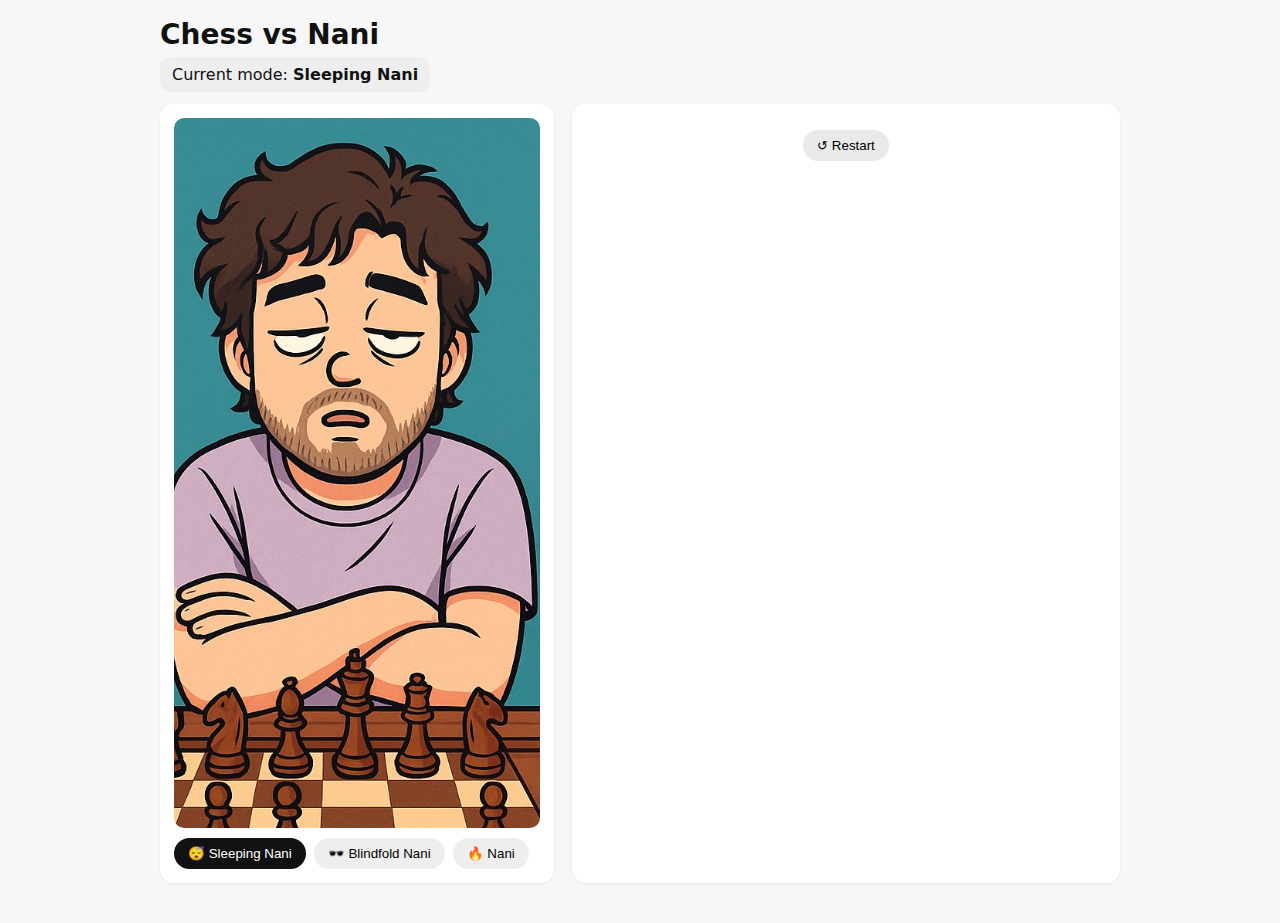
<file: templates/index.backup.1754942897.html>
<!doctype html>
<html lang="en">
<head>
  <meta charset="utf-8" />
  <title>Chess vs Nani</title>
  <meta name="viewport" content="width=device-width, initial-scale=1, maximum-scale=1, user-scalable=no">
  <link rel="stylesheet" href="/static/css/chessboard-1.0.0.min.css" />
  <style>
    body{font-family:system-ui,-apple-system,Segoe UI,Roboto,Arial,sans-serif;background:#f7f7f8;margin:0;color:#111}
    header{max-width:960px;margin:18px auto 8px;padding:0 16px}
    h1{margin:0 0 6px;font-size:28px}
    #modeLine{background:#eee;border-radius:10px;padding:8px 12px;display:inline-block}
    main{max-width:960px;margin:12px auto 40px;display:grid;grid-template-columns:1fr 1fr;gap:18px;padding:0 16px}
    .panel{background:#fff;border-radius:14px;box-shadow:0 1px 3px rgba(0,0,0,.06);padding:14px}
    #naniBox img{width:100%;border-radius:10px;display:block;-webkit-user-drag:none;user-select:none}
    #buttons{display:flex;gap:8px;flex-wrap:wrap;margin-top:10px}
    button{border:0;border-radius:999px;padding:8px 14px;background:#eee;cursor:pointer}
    button.active{background:#111;color:#fff}
    #board{max-width:520px;width:92vw;margin:12px auto}
    .square-55d63{touch-action:none;-webkit-user-select:none;user-select:none;-webkit-touch-callout:none}
    img{-webkit-user-drag:none}
    .bar{display:flex;justify-content:center;margin-top:10px}
    .bar button{background:#e9e9ea}
    @media (max-width: 900px){ main{grid-template-columns:1fr} }
  </style>
</head>
<body>
  <header>
    <h1>Chess vs Nani</h1>
    <div id="modeLine">Current mode: <b id="modeName">Sleeping Nani</b></div>
  </header>

  <main>
    <div class="panel" id="naniBox">
      <img id="naniImg" src="/static/images/sleeping.png" alt="Nani" />
      <div id="buttons">
        <button id="btn-sleeping" class="active">😴 Sleeping Nani</button>
        <button id="btn-blindfold">🕶️ Blindfold Nani</button>
        <button id="btn-nani">🔥 Nani</button>
      </div>
    </div>

    <div class="panel">
      <div id="board"></div>
      <div class="bar"><button id="btn-restart">↺ Restart</button></div>
    </div>
  </main>

  <script src="/static/js/jquery-3.6.0.min.js"></script>
  <script src="/static/js/chess.min.js"></script>
  <script src="/static/js/chessboard-1.0.0.min.js"></script>
  <script>
const const pieceTheme = function (piece) { return '/static/pieces/wikipedia/' + piece + '.png'; };
    const BoardLib = window.Chessboard || window.ChessBoard;

    // LOCAL images (no CDN) — this fixes missing pieces and flicker
    const const pieceTheme = function (piece) { return '/static/pieces/wikipedia/' + piece + '.png'; };

    // Preload all 12 pieces to avoid any first-move blink
    const PIECES = ['wP','wN','wB','wR','wQ','wK','bP','bN','bB','bR','bQ','bK'];
    function preloadPieces(done){
      let left = PIECES.length;
      PIECES.forEach(code=>{
        const img = new Image();
        img.onload = img.onerror = () => { if(--left===0 && typeof done==='function') done(); };
        img.src = pieceTheme(code);
      });
    }

    let game=null, boardUI=null, currentMode='sleeping', initialized=false;

    function setNaniImage(){
      const map={ sleeping:'/static/images/sleeping.png',
                  blindfold:'/static/images/blindfold.png',
                  nani:'/static/images/nani.png' };
      document.getElementById('naniImg').src = map[currentMode] || map.sleeping;
      document.getElementById('modeName').textContent =
        currentMode==='sleeping'?'Sleeping Nani':
        currentMode==='blindfold'?'Blindfold Nani':'Nani';
    }
    function updateButtons(){
      ['sleeping','blindfold','nani'].forEach(s=>{
        document.getElementById('btn-'+s).classList.toggle('active', s===currentMode);
      });
    }

    async function choose(state){
      if(!initialized){ alert('Board is loading…'); return; }
      try{
        const r = await fetch('/set_difficulty',{method:'POST',headers:{'Content-Type':'application/json'},body:JSON.stringify({state})});
        const res = await r.json();
        if(res.ok){
          currentMode = res.state;
          game.load(res.fen);
          boardUI.position(game.fen(), false); // no animation = no flicker
          setNaniImage(); updateButtons();
        } else alert(res.error||'Failed to set difficulty');
      }catch{ alert("Couldn't contact the server."); }
    }

    function onDrop(source,target){
      if(!initialized||!game) return 'snapback';
      const p = game.get(source);
      const promo = (p && ((p.color==='w' && target.endsWith('8')) || (p.color==='b' && target.endsWith('1')))) ? 'q' : '';
      const uci = source+target+promo;

      const test = game.move({from:source,to:target,promotion:promo||'q'});
      if(!test) return 'snapback';

      boardUI.position(game.fen(), false); // instant update

      fetch('/move',{method:'POST',headers:{'Content-Type':'application/json'},body:JSON.stringify({move:uci})})
        .then(r=>r.json())
        .then(res=>{
          if(res.fen){ game.load(res.fen); boardUI.position(game.fen(), false); }
          else { game.undo(); boardUI.position(game.fen(), false); }
        })
        .catch(()=>{ game.undo(); boardUI.position(game.fen(), false); });

      return 'snapback';
    }

    function initBoard(){
      fetch('/get_fen').then(r=>r.json()).then(data=>{
        game = new Chess(data.fen || undefined);
        boardUI = BoardLib('board', {
          draggable:true,
          position:game.fen(),
          pieceTheme:pieceTheme,
          onDrop:onDrop
        });
        initialized=true;
        setNaniImage(); updateButtons();
      }).catch(()=>alert("Couldn't contact the server."));
    }

    document.getElementById('btn-sleeping').onclick = ()=>choose('sleeping');
    document.getElementById('btn-blindfold').onclick = ()=>choose('blindfold');
    document.getElementById('btn-nani').onclick = ()=>choose('nani');
    document.getElementById('btn-restart').onclick = ()=>choose(currentMode);

    preloadPieces(initBoard);
  </script>
</body>
</html>
</file>
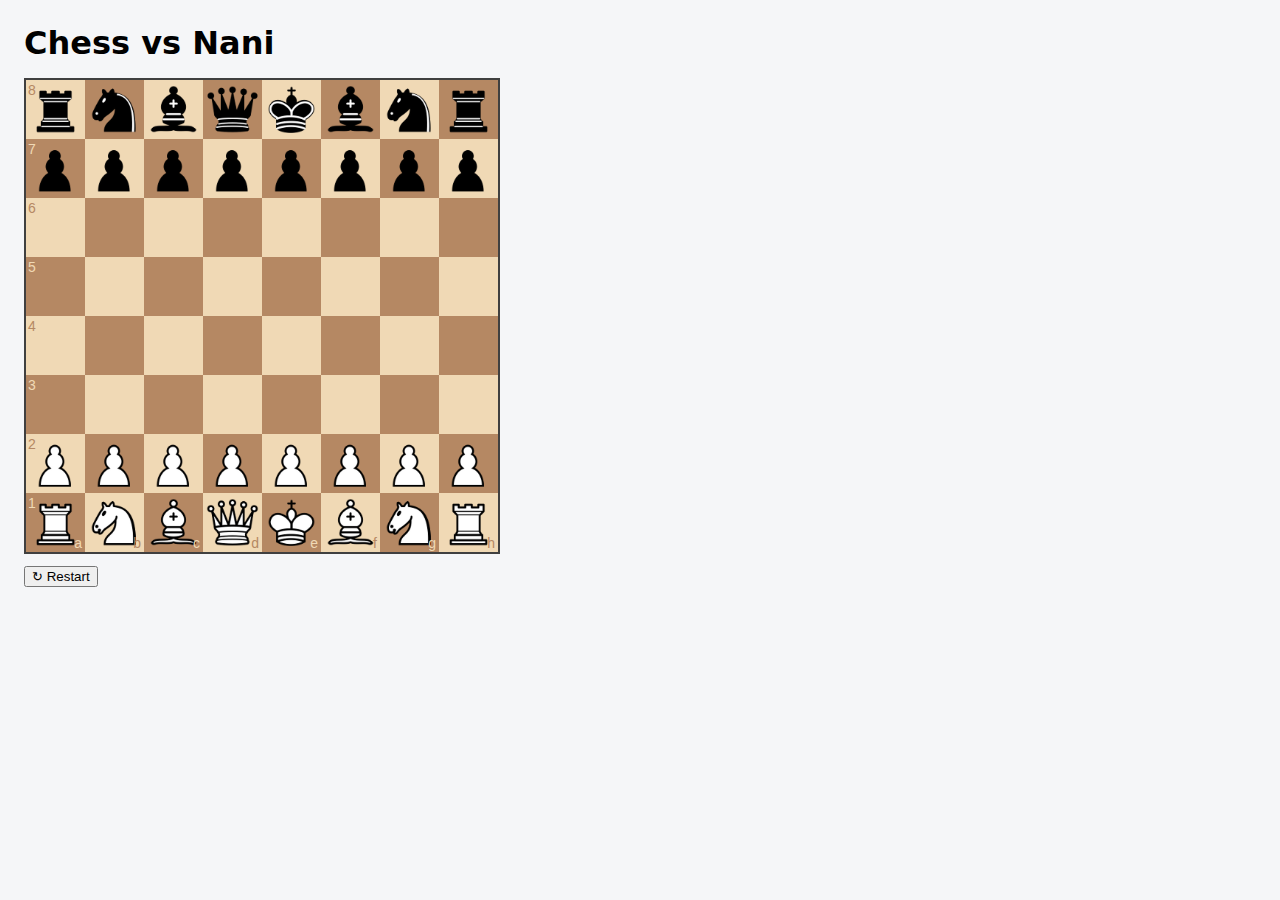
<file: templates/index.backup.1754943263.html>
<!doctype html>
<html lang="en">
<head>
  <meta charset="utf-8" />
  <meta name="viewport" content="width=device-width, initial-scale=1" />
  <title>Chess vs Nani</title>
  <link rel="stylesheet" href="/static/css/chessboard-1.0.0.min.css" />
  <style>
    body{font-family:system-ui,-apple-system,Segoe UI,Roboto,Arial,sans-serif;background:#f5f6f8;margin:0;padding:24px;}
    h1{margin:0 0 16px;}
    #board{width: 480px; max-width: 92vw; margin-top: 8px;}
    .controls{margin-top:12px}
  </style>
</head>
<body>
  <h1>Chess vs Nani</h1>
  <div id="board"></div>
  <div class="controls"><button id="btn-restart">↻ Restart</button></div>

  <script src="/static/js/jquery-3.6.0.min.js"></script>
  <script src="/static/js/chess.min.js"></script>
  <script src="/static/js/chessboard-1.0.0.min.js"></script>
  <script>
    // Use your local piece images
    const pieceTheme = (piece) => '/static/pieces/wikipedia/' + piece + '.png';

    // Create a board + local game just to render pieces
    const game = new Chess();
    const board = Chessboard('board', {
      position: 'start',
      draggable: true,
      pieceTheme: pieceTheme,
      onDrop: (source, target) => {
        const move = game.move({from: source, to: target, promotion: 'q'});
        if (!move) return 'snapback';
      }
    });

    document.getElementById('btn-restart').addEventListener('click', () => {
      game.reset();
      board.start();
    });
  </script>
</body>
</html>
</file>
<file: static/css/chessboard-1.0.0.min.css>
/*! chessboard.js v1.0.0 | (c) 2019 Chris Oakman | MIT License chessboardjs.com/license */
.clearfix-7da63{clear:both}.board-b72b1{border:2px solid #404040;box-sizing:content-box}.square-55d63{float:left;position:relative;-webkit-touch-callout:none;-webkit-user-select:none;-khtml-user-select:none;-moz-user-select:none;-ms-user-select:none;user-select:none}.white-1e1d7{background-color:#f0d9b5;color:#b58863}.black-3c85d{background-color:#b58863;color:#f0d9b5}.highlight1-32417,.highlight2-9c5d2{box-shadow:inset 0 0 3px 3px #ff0}.notation-322f9{cursor:default;font-family:"Helvetica Neue",Helvetica,Arial,sans-serif;font-size:14px;position:absolute}.alpha-d2270{bottom:1px;right:3px}.numeric-fc462{top:2px;left:2px}
</file>
